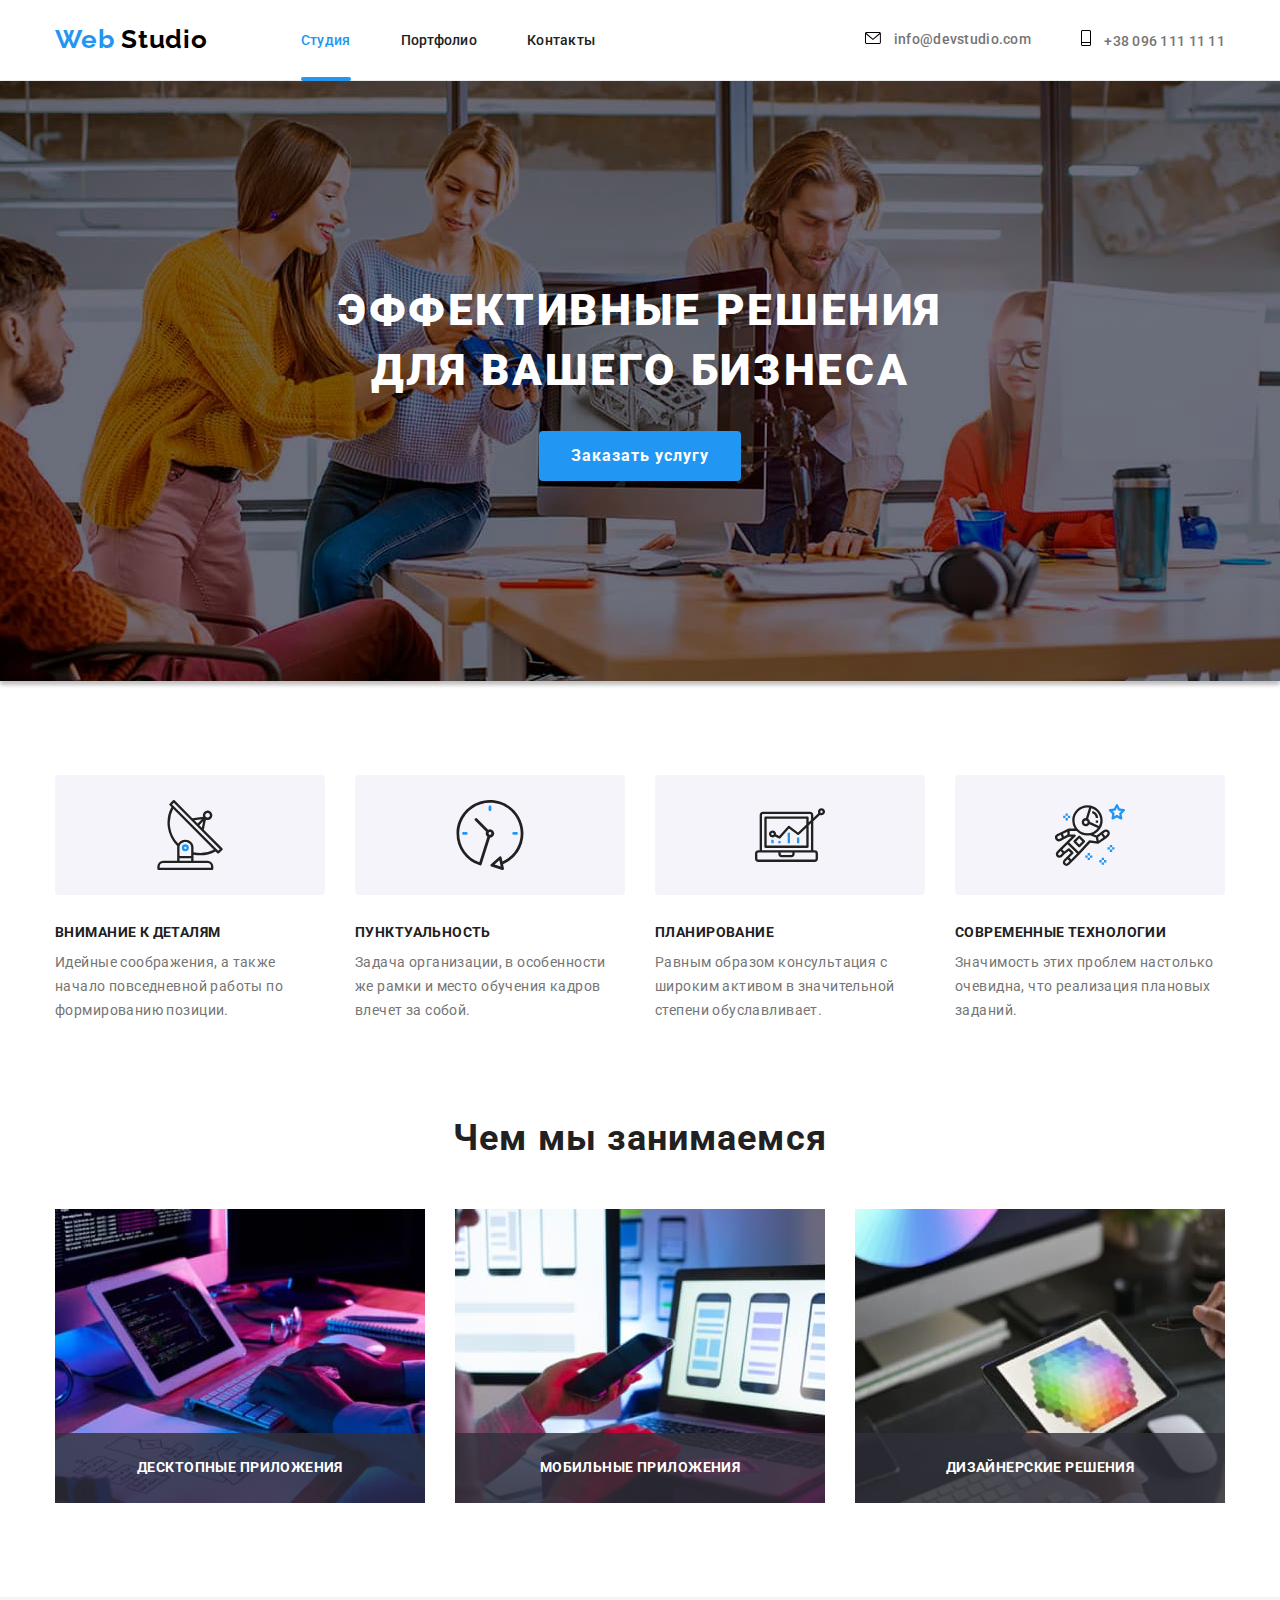
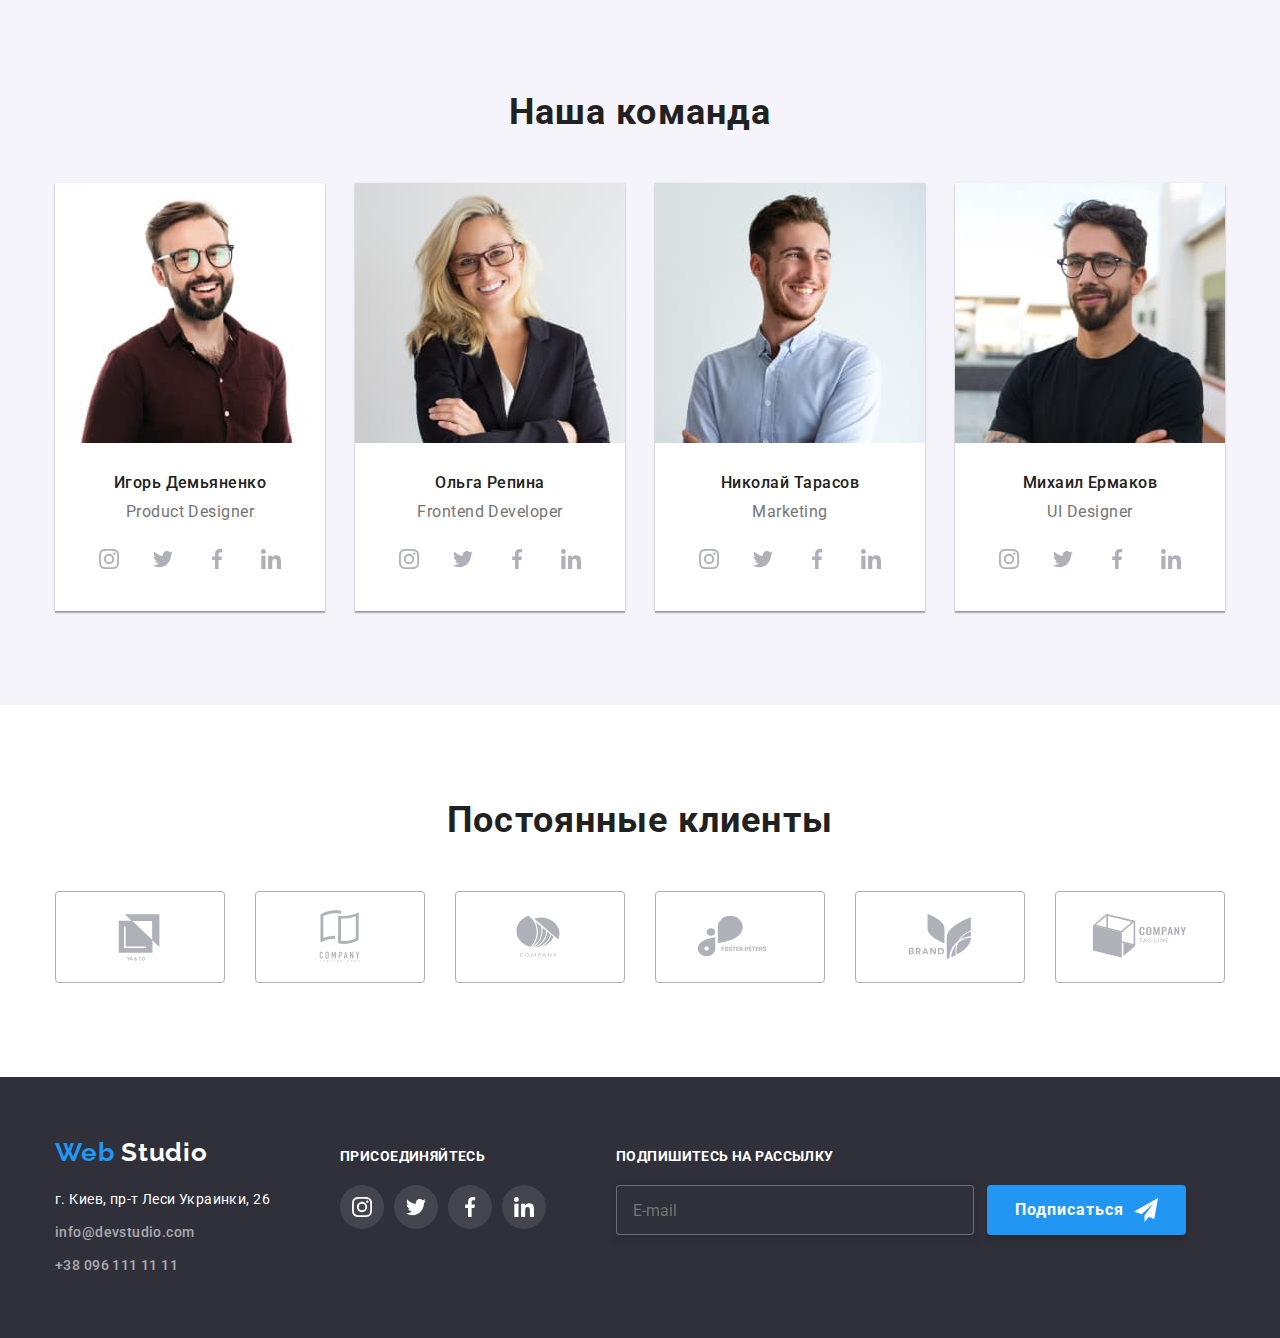
<file: index.html>
<!DOCTYPE html>
<html lang="ru">
	<head>
		<meta charset="UTF-8" />
		<meta http-equiv="X-UA-Compatible" content="IE=edge" />
		<meta name="viewport" content="width=device-width, initial-scale=1.0" />
		<title>WebStudio</title>
		<link rel="preconnect" href="https://fonts.googleapis.com" />
		<link rel="preconnect" href="https://fonts.gstatic.com" crossorigin />
		<link
			href="https://fonts.googleapis.com/css2?family=Raleway:wght@700&family=Roboto:wght@400;500;700;900&display=swap"
			rel="stylesheet"
		/>
		<link rel="stylesheet" href="./css/modern-normalize.css" />
		<link rel="stylesheet" href="./css/styles.css" />
	</head>

	<body>
		<!-- Шапка -->
		<header>
			<div class="container heder-container">
				<a href="/" class="logo">
					Web
					<span class="logo-span">Studio</span>
				</a>
				<nav>
					<ul class="site-nav list">
						<li class="site-list-item"><a href="" class="link current">Студия</a></li>
						<li class="site-list-item"><a href="./portfolio.html" class="link">Портфолио</a></li>
						<li class="site-list-item"><a href="" class="link">Контакты</a></li>
					</ul>
				</nav>
				<!-- КОНТАКТИ -->
				<ul class="auth-nav list">
					<li class="auth-list-item">
						<a class="link" href="mailto:info@devstudio.com">
							<svg class="icons header-icons" width="16" height="12">
								<use href="./images/symbol-defs.svg#icon-mail"></use>
							</svg>
							info@devstudio.com
						</a>
					</li>
					<li class="auth-list-item">
						<a class="link" href="tel:+380961111111">
							<svg class="icons header-icons" width="10" height="16">
								<use href="./images/symbol-defs.svg#icon-phone"></use>
							</svg>
							+38 096 111 11 11
						</a>
					</li>
				</ul>
			</div>
		</header>
		<main>
			<!-- Секція Hero -->
			<section class="section-hero">
				<div class="container hero">
					<h1 class="text-hero">Эффективные решения для вашего бизнеса</h1>
					<button type="button" class="button-one" data-modal-open>Заказать услугу</button>
				</div>
			</section>
			<!-- Секція Features-->
			<section class="section-features">
				<div class="container features">
					<h2 hidden>Особенности</h2>
					<ul class="features-list list">
						<li class="features-box">
							<div class="features-icons-box">
								<svg class="icons features-icons" width="70" height="70">
									<use href="./images/symbol-defs.svg#icon-antenna"></use>
								</svg>
							</div>
							<h3 class="features-title">Внимание к деталям</h3>
							<p class="features-text">
								Идейные соображения, а также начало повседневной работы по формированию позиции.
							</p>
						</li>
						<li class="features-box">
							<div class="features-icons-box">
								<svg class="icons features-icons" width="70" height="70">
									<use href="./images/symbol-defs.svg#icon-clock"></use>
								</svg>
							</div>
							<h3 class="features-title">Пунктуальность</h3>
							<p class="features-text">
								Задача организации, в особенности же рамки и место обучения кадров влечет за собой.
							</p>
						</li>
						<li class="features-box">
							<div class="features-icons-box">
								<svg class="icons features-icons" width="70" height="70">
									<use href="./images/symbol-defs.svg#icon-diagram"></use>
								</svg>
							</div>
							<h3 class="features-title">Планирование</h3>
							<p class="features-text">
								Равным образом консультация с широким активом в значительной степени обуславливает.
							</p>
						</li>
						<li class="features-box">
							<div class="features-icons-box">
								<svg class="icons features-icons" width="70" height="70">
									<use href="./images/symbol-defs.svg#icon-astronaut"></use>
								</svg>
							</div>
							<h3 class="features-title">Современные технологии</h3>
							<p class="features-text">Значимость этих проблем настолько очевидна, что реализация плановых заданий.</p>
						</li>
					</ul>
				</div>
			</section>
			<!-- Секція Examples of work !!!!! UL????-->
			<section class="section-work">
				<div class="container work">
					<h2 class="section-title">Чем мы занимаемся</h2>
					<div class="photo-work">
						<div class="photo-overlay">
							<img
								class="examples-photo"
								src="./images/images-2/img.jpg"
								alt="Процес набирання програмного коду на клавіатурі"
								width="370"
								height="294"
							/>
							<div class="examples-photo-overlay">
								<p class="examples-photo-text">Десктопные приложения</p>
							</div>
						</div>
						<div class="photo-overlay">
							<img
								src="./images/images-2/img-2.jpg"
								alt="Налаштування синхронізації пристроїв"
								width="370"
								height="294"
							/>
							<div class="examples-photo-overlay">
								<p class="examples-photo-text">Мобильные приложения</p>
							</div>
						</div>
						<div class="photo-overlay">
							<img
								src="./images/images-2/img-3.jpg"
								alt="На планшеті зображена кольорова палітра"
								width="370"
								height="294"
							/>
							<div class="examples-photo-overlay">
								<p class="examples-photo-text">Дизайнерские решения</p>
							</div>
						</div>
					</div>
				</div>
			</section>
			<!-- Секція Team -->
			<section class="section-team">
				<div class="container">
					<h2 class="section-title">Наша команда</h2>
					<ul class="team-list list">
						<li class="team-box">
							<img src="./images/images-2/img-4.jpg" alt="Игорь Демьяненко" width="270" height="260" />
							<div class="team">
								<h3 class="team-title">Игорь Демьяненко</h3>
								<p class="team-text">Product Designer</p>
								<ul class="social-media list">
									<li class="social-media-item">
										<a
											class="social-media-link link"
											href=""
											target="_blank"
											rel="noopener noreferrer"
											aria-label="instagram"
										>
											<svg class="social-media-icons" width="20" height="20">
												<use href="./images/symbol-defs.svg#icon-instagram"></use>
											</svg>
										</a>
									</li>
									<li class="social-media-item">
										<a
											class="social-media-link link"
											href=""
											target="_blank"
											rel="noopener noreferrer"
											aria-label="twitter"
										>
											<svg class="social-media-icons" width="20" height="20">
												<use href="./images/symbol-defs.svg#icon-twitter"></use>
											</svg>
										</a>
									</li>
									<li class="social-media-item">
										<a
											class="social-media-link link"
											href=""
											target="_blank"
											rel="noopener noreferrer"
											aria-label="facebook"
										>
											<svg class="social-media-icons" width="20" height="20">
												<use href="./images/symbol-defs.svg#icon-facebook"></use>
											</svg>
										</a>
									</li>
									<li class="social-media-item">
										<a
											class="social-media-link link"
											href=""
											target="_blank"
											rel="noopener noreferrer"
											aria-label="linkedin"
										>
											<svg class="social-media-icons" width="20" height="20">
												<use href="./images/symbol-defs.svg#icon-linkedin"></use>
											</svg>
										</a>
									</li>
								</ul>
							</div>
						</li>
						<li class="team-box">
							<img src="./images/images-2/img-5.jpg" alt="Ольга Репина" width="270" height="260" />
							<div class="team">
								<h3 class="team-title">Ольга Репина</h3>
								<p class="team-text">Frontend Developer</p>
								<ul class="social-media list">
									<li class="social-media-item">
										<a
											class="social-media-link link"
											href=""
											target="_blank"
											rel="noopener noreferrer"
											aria-label="instagram"
										>
											<svg class="social-media-icons" width="20" height="20">
												<use href="./images/symbol-defs.svg#icon-instagram"></use>
											</svg>
										</a>
									</li>
									<li class="social-media-item">
										<a
											class="social-media-link link"
											href=""
											target="_blank"
											rel="noopener noreferrer"
											aria-label="twitter"
										>
											<svg class="social-media-icons" width="20" height="20">
												<use href="./images/symbol-defs.svg#icon-twitter"></use>
											</svg>
										</a>
									</li>
									<li class="social-media-item">
										<a
											class="social-media-link link"
											href=""
											target="_blank"
											rel="noopener noreferrer"
											aria-label="facebook"
										>
											<svg class="social-media-icons" width="20" height="20">
												<use href="./images/symbol-defs.svg#icon-facebook"></use>
											</svg>
										</a>
									</li>
									<li class="social-media-item">
										<a
											class="social-media-link link"
											href=""
											target="_blank"
											rel="noopener noreferrer"
											aria-label="linkedin"
										>
											<svg class="social-media-icons" width="20" height="20">
												<use href="./images/symbol-defs.svg#icon-linkedin"></use>
											</svg>
										</a>
									</li>
								</ul>
							</div>
						</li>
						<li class="team-box">
							<img src="./images/images-2/img-6.jpg" alt="Николай Тарасов" width="270" height="260" />
							<div class="team">
								<h3 class="team-title">Николай Тарасов</h3>
								<p class="team-text">Marketing</p>
								<ul class="social-media list">
									<li class="social-media-item">
										<a
											class="social-media-link link"
											href=""
											target="_blank"
											rel="noopener noreferrer"
											aria-label="instagram"
										>
											<svg class="social-media-icons" width="20" height="20">
												<use href="./images/symbol-defs.svg#icon-instagram"></use>
											</svg>
										</a>
									</li>
									<li class="social-media-item">
										<a
											class="social-media-link link"
											href=""
											target="_blank"
											rel="noopener noreferrer"
											aria-label="twitter"
										>
											<svg class="social-media-icons" width="20" height="20">
												<use href="./images/symbol-defs.svg#icon-twitter"></use>
											</svg>
										</a>
									</li>
									<li class="social-media-item">
										<a
											class="social-media-link link"
											href=""
											target="_blank"
											rel="noopener noreferrer"
											aria-label="facebook"
										>
											<svg class="social-media-icons" width="20" height="20">
												<use href="./images/symbol-defs.svg#icon-facebook"></use>
											</svg>
										</a>
									</li>
									<li class="social-media-item">
										<a
											class="social-media-link link"
											href=""
											target="_blank"
											rel="noopener noreferrer"
											aria-label="linkedin"
										>
											<svg class="social-media-icons" width="20" height="20">
												<use href="./images/symbol-defs.svg#icon-linkedin"></use>
											</svg>
										</a>
									</li>
								</ul>
							</div>
						</li>
						<li class="team-box">
							<img src="./images/images-2/img-7.jpg" alt="Михаил Ермаков" width="270" height="260" />
							<div class="team">
								<h3 class="team-title">Михаил Ермаков</h3>
								<p class="team-text">UI Designer</p>
								<ul class="social-media list">
									<li class="social-media-item">
										<a
											class="social-media-link link"
											href=""
											target="_blank"
											rel="noopener noreferrer"
											aria-label="instagram"
										>
											<svg class="social-media-icons" width="20" height="20">
												<use href="./images/symbol-defs.svg#icon-instagram"></use>
											</svg>
										</a>
									</li>
									<li class="social-media-item">
										<a
											class="social-media-link link"
											href=""
											target="_blank"
											rel="noopener noreferrer"
											aria-label="twitter"
										>
											<svg class="social-media-icons" width="20" height="20">
												<use href="./images/symbol-defs.svg#icon-twitter"></use>
											</svg>
										</a>
									</li>
									<li class="social-media-item">
										<a
											class="social-media-link link"
											href=""
											target="_blank"
											rel="noopener noreferrer"
											aria-label="facebook"
										>
											<svg class="social-media-icons" width="20" height="20">
												<use href="./images/symbol-defs.svg#icon-facebook"></use>
											</svg>
										</a>
									</li>
									<li class="social-media-item">
										<a
											class="social-media-link link"
											href=""
											target="_blank"
											rel="noopener noreferrer"
											aria-label="linkedin"
										>
											<svg class="social-media-icons" width="20" height="20">
												<use href="./images/symbol-defs.svg#icon-linkedin"></use>
											</svg>
										</a>
									</li>
								</ul>
							</div>
						</li>
					</ul>
				</div>
			</section>
			<!-- Секція Customers -->
			<section class="customers-section">
				<div class="container">
					<h2 class="section-title">Постоянные клиенты</h2>
					<ul class="customers-list list">
						<li class="customers-item">
							<a class="customers-link link" href="" target="_blank" rel="noopener noreferrer" aria-label="logo">
								<svg class="customers-icon" width="106" height="60">
									<use href="./images/symbol-defs.svg#icon-logo"></use>
								</svg>
							</a>
						</li>
						<li class="customers-item">
							<a class="customers-link link" href="" target="_blank" rel="noopener noreferrer" aria-label="logo-1">
								<svg class="customers-icon icon" width="106" height="60">
									<use href="./images/symbol-defs.svg#icon-logo-1"></use>
								</svg>
							</a>
						</li>
						<li class="customers-item">
							<a class="customers-link link" href="" target="_blank" rel="noopener noreferrer" aria-label="logo-2">
								<svg class="customers-icon icon" width="106" height="60">
									<use href="./images/symbol-defs.svg#icon-logo-2"></use>
								</svg>
							</a>
						</li>
						<li class="customers-item">
							<a class="customers-link link" href="" target="_blank" rel="noopener noreferrer" aria-label="logo-3">
								<svg class="customers-icon icon" width="106" height="60">
									<use href="./images/symbol-defs.svg#icon-logo-3"></use>
								</svg>
							</a>
						</li>
						<li class="customers-item">
							<a class="customers-link link" href="" target="_blank" rel="noopener noreferrer" aria-label="logo-4">
								<svg class="customers-icon icon" width="106" height="60">
									<use href="./images/symbol-defs.svg#icon-logo-4"></use>
								</svg>
							</a>
						</li>
						<li class="customers-item">
							<a class="customers-link link" href="" target="_blank" rel="noopener noreferrer" aria-label="logo-5">
								<svg class="customers-icon icon" width="106" height="60">
									<use href="./images/symbol-defs.svg#icon-logo-5"></use>
								</svg>
							</a>
						</li>
					</ul>
				</div>
			</section>
		</main>
		<!-- Підвал -->
		<footer class="container-footer">
			<div class="container footer-box">
				<div class="foot-er">
					<a href="/" class="logo">
						Web
						<span class="logo-span white">Studio</span>
					</a>
					<address>
						<ul class="address list">
							<li class="adress-item">
								<a class="map" href="https://goo.gl/maps/igTRtK81h2negFAdA" target="_blank" rel="noopener noreferrer">
									г. Киев, пр-т Леси Украинки, 26
								</a>
							</li>
							<li class="adress-item">
								<a class="auth-nav footer" href="mailto:info@devstudio.com">info@devstudio.com</a>
							</li>
							<li class="adress-item">
								<a class="auth-nav footer" href="tel:+380961111111">+38 096 111 11 11</a>
							</li>
						</ul>
					</address>
				</div>
				<div class="call-footer foot-er">
					<strong class="action">присоединяйтесь</strong>
					<ul class="social-media list">
						<li class="social-media-item footer-social">
							<a
								class="social-media-link link"
								href=""
								target="_blank"
								rel="noopener noreferrer"
								aria-label="instagram"
							>
								<svg class="social-media-icons" width="20" height="20">
									<use href="./images/symbol-defs.svg#icon-instagram"></use>
								</svg>
							</a>
						</li>
						<li class="social-media-item footer-social">
							<a class="social-media-link link" href="" target="_blank" rel="noopener noreferrer" aria-label="twitter">
								<svg class="social-media-icons" width="20" height="20">
									<use href="./images/symbol-defs.svg#icon-twitter"></use>
								</svg>
							</a>
						</li>
						<li class="social-media-item footer-social">
							<a class="social-media-link link" href="" target="_blank" rel="noopener noreferrer" aria-label="facebook">
								<svg class="social-media-icons" width="20" height="20">
									<use href="./images/symbol-defs.svg#icon-facebook"></use>
								</svg>
							</a>
						</li>
						<li class="social-media-item footer-social">
							<a class="social-media-link link" href="" target="_blank" rel="noopener noreferrer" aria-label="linkedin">
								<svg class="social-media-icons" width="20" height="20">
									<use href="./images/symbol-defs.svg#icon-linkedin"></use>
									
								</svg>
							</a>
						</li>
					</ul>
				</div>
				<div class="call-footer">
					<strong class="action">Подпишитесь на рассылку</strong>
					<form class="sign-up" name="sign-up">
						<input class="input-sign" name="email" type="mail" placeholder="E-mail">
						<button class="button-one sign-btn" type="submit">
							Подписаться
							<svg class="icon-send" width="24" height="24">
								<use href="./images/symbol-defs.svg#icon-send"></use>
							</svg>
							</button>
					</form>
				</div>
			</div>
		</footer>

		<!-- Модальне вікно -->
		<div class="backdrop is-hidden" data-modal>
			<div class="modal">
				<button  type="button" class="modal-button" data-modal-close>
					<svg class="close-btn" width="11" height="11">
						<use href="./images/symbol-defs.svg#icon-close"></use>
					</svg>
				</button>
				<strong class="form-title">Оставьте свои данные, мы вам перезвоним</strong>
				<form name="form-register" class="form">
					<div class="form-field">
						<label class="form-label" for="user-name">Имя</label>
						<input type="text" name="name" class="form-input" id="user-name"/>
						<div class="form-icons-box">
							<svg class="form-icons" width="12" height="12">
								<use href="./images/form.svg#icon-form-name"></use>
							</svg>
						</div>
						
					</div>
					<div class="form-field">
						<label class="form-label" for="user-phone">Телефон</label>
						<input type="phone" name="phone" id="user-phone" class="form-input"/>
						<div class="form-icons-box">
							<svg class="form-icons" width="13" height="13">
								<use href="./images/form.svg#icon-form-phone"></use>
							</svg>
						</div>
						
						
					</div>
					<div class="form-field">
						<label class="form-label" for="user-email">Почта</label>
						<input type="email" name="email" class="form-input" id="user-email"/>
						<div class="form-icons-box">
							<svg class="form-icons" width="15" height="12">
								<use href="./images/form.svg#icon-form-mail"></use>
							</svg>
						</div>
					</div>
					<div class="form-field">
						<label class="form-label">
							Комментарий
							<textarea placeholder="Введите текст" rows="7"></textarea>
						</label>
					</div>
					<div class="check-field">
						<label class="checkbox-label">
							<input class="checkbox-input" type="checkbox" name="rools" value="" />
							<svg class="form-icons checkbox" width="16" height="15">
								<use class="action-none" href="./images/form.svg#icon-form-form"></use>
								<use class="action-ok" href="./images/form.svg#icon-form-ok"></use>
							</svg>
							Соглашаюсь с рассылкой и принимаю
							<a class="contract" href="">Условия договора</a>
						</label>
					</div>
		
					<button type="submit" class="button-one">Отправить</button>
				</form>
			</div>
		</div>

		<script src="./js/modal.js"></script>
	</body>
</html>
</file>
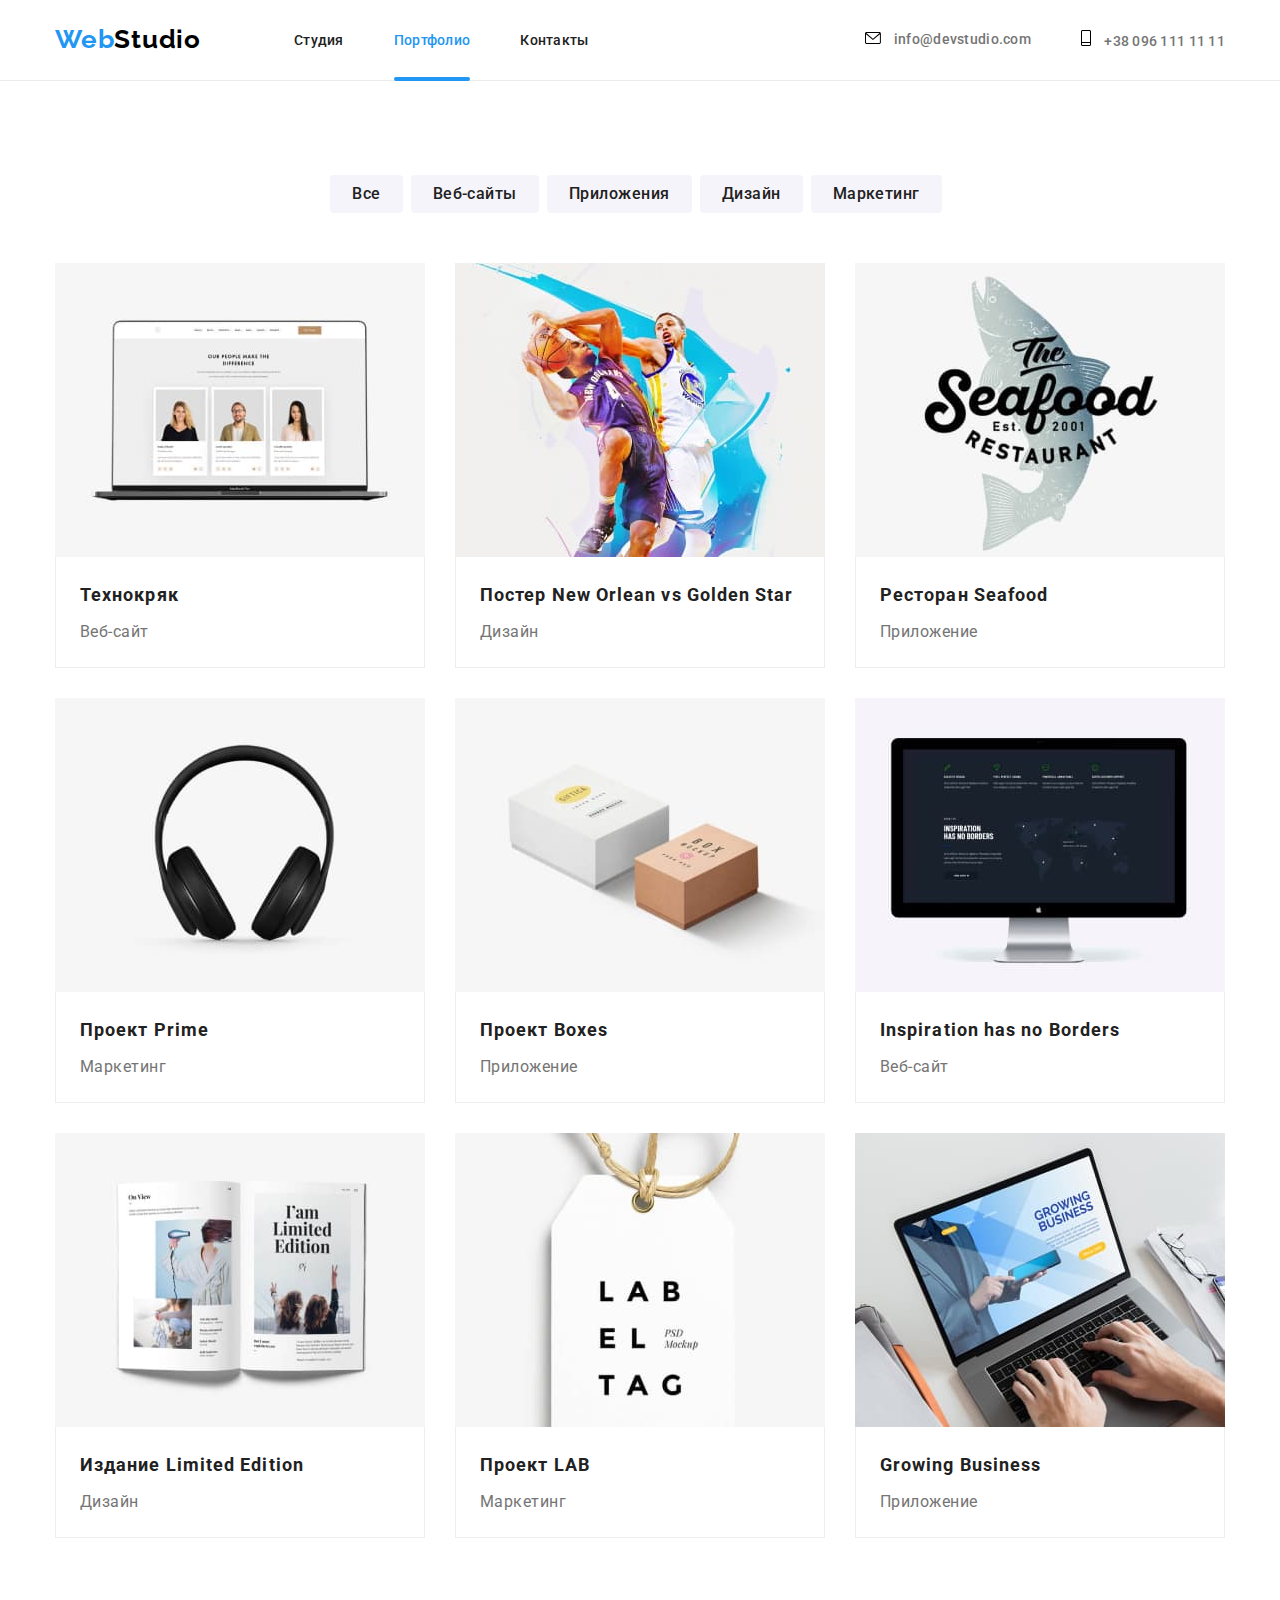
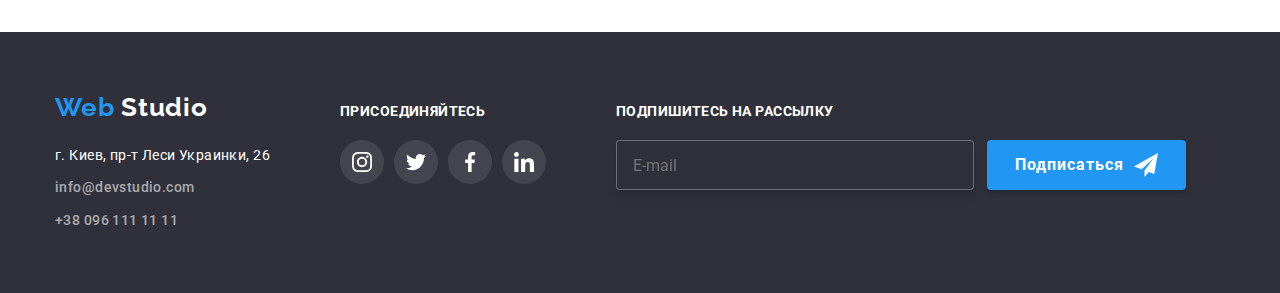
<file: portfolio.html>
<!DOCTYPE html>
<html lang="ru">
<head>
    <meta charset="UTF-8">
    <meta http-equiv="X-UA-Compatible" content="IE=edge">
    <meta name="viewport" content="width=device-width, initial-scale=1.0">
    <title>Potfolio</title>
    <link rel="preconnect" href="https://fonts.googleapis.com">
    <link rel="preconnect" href="https://fonts.gstatic.com" crossorigin>
    <link href="https://fonts.googleapis.com/css2?family=Raleway:wght@700&family=Roboto:wght@400;500;700;900&display=swap"
        rel="stylesheet">
    <link rel="stylesheet" href="./css/modern-normalize.css">
    <link rel="stylesheet" href="./css/styles.css">
</head>
<body>
    <!-- Шапка -->
    <header>
        <div class="container heder-container">
            <a href="/" class="logo">Web<span class="logo-span">Studio</span></a>
            <nav>
                <ul class="site-nav list">
                    <li class="site-list-item"><a href="./index.html" class="link">Студия</a></li>
                    <li class="site-list-item"><a href="./portfolio.html" class="link current">Портфолио</a></li>
                    <li class="site-list-item"><a href="" class="link">Контакты</a></li>
                </ul>
            </nav>
            <ul class="auth-nav list">
                <li class="auth-list-item">
                    <a class="link" href="mailto:info@devstudio.com">
                        <svg class="icons header-icons" width="16" height="12">
                            <use href="./images/symbol-defs.svg#icon-mail"></use>
                        </svg>
                        info@devstudio.com
                    </a>
                </li>
                <li class="auth-list-item">
                    <a class="link" href="tel:+380961111111">
                        <svg class="icons header-icons" width="10" height="16">
                            <use href="./images/symbol-defs.svg#icon-phone"></use>
                        </svg>
                        +38 096 111 11 11
                    </a>
                </li>
            </ul>
        </div>
    </header>
    <!-- Портфоліо -->
    <main>
        <section class="portfolio-section">
            <div class="container portfolio-box">
                <h1 hidden>
                    Портфолио
                </h1>
                <!-- Фільтри -->
                <ul class="filters list">
                    <li class="filter-item"><button type="button" class="buttons-filter">Все</button></li>
                    <li class="filter-item"><button type="button" class="buttons-filter">Веб-сайты</button></li>
                    <li class="filter-item"><button type="button" class="buttons-filter">Приложения</button></li>
                    <li class="filter-item"><button type="button" class="buttons-filter">Дизайн</button></li>
                    <li class="filter-item"><button type="button" class="buttons-filter">Маркетинг</button></li>
                </ul>
                <!-- Приклади робіт -->
                <ul class="portfolio list">
                    <li class="portfolio-list">
                        <div class="port-thumb">
                            <img src="./images/portfolio/img-1.jpg" alt="Страница сайта на компьютере" width="370" height="294">
                           <div class="port-overlay">
                            <p class="overlay-text">Ресурс предлагает комплексные предложения с разным уровнем функционала и сервисов. Все это позволит посетителю получить
                            исчерпывающие сведения о компании или частном лице.</p>
                           </div>
                        </div>
                        <div class="port-text-box">
                            <h2 class="portfolio-title">Технокряк</h2>
                            <p class="portfolio-text">Веб-сайт</p>
                        </div>
                        
                    </li>
                    <li class="portfolio-list">
                      <div class="port-thumb">
                        <img src="./images/portfolio/img-2.jpg" alt="Два баскетболиста сражаются за мяч" width="370" height="294">
                        <div class="port-overlay">
                            <p class="overlay-text">Ресурс предлагает комплексные предложения с разным уровнем функционала и сервисов. Все это
                            позволит посетителю получить исчерпывающие сведения о компании или частном лице.</p>
                        </div>
                      </div>
                        <div class="port-text-box">
                            <h2 class="portfolio-title">Постер New Orlean vs Golden Star</h2>
                            <p class="portfolio-text">Дизайн</p>
                        </div>
                        
                    </li>
                    <li class="portfolio-list">
                        <div class="port-thumb">
                            <img src="./images/portfolio/img-3.jpg" alt="Емблема ресторана Seafood" width="370" height="294">
                            <div class="port-overlay">
                                <p class="overlay-text">Ресурс предлагает комплексные предложения с разным уровнем функционала и сервисов. Все это
                                    позволит посетителю получить исчерпывающие сведения о компании или частном лице.</p>
                            </div>
                        </div>
                        <div class="port-text-box">
                            <h2 class="portfolio-title">Ресторан Seafood</h2>
                            <p class="portfolio-text">Приложение</p>
                        </div>
                    </li>
                    <li class="portfolio-list">
                        <div class="port-thumb">
                            <img src="./images/portfolio/img-4.jpg" alt="Наушники" width="370" height="294">
                            <div class="port-overlay">
                                <p class="overlay-text">Ресурс предлагает комплексные предложения с разным уровнем функционала и сервисов. Все это
                                    позволит посетителю получить исчерпывающие сведения о компании или частном лице.</p>
                            </div>
                        </div>
                        <div class="port-text-box">
                            <h2 class="portfolio-title">Проект Prime</h2>
                            <p class="portfolio-text">Маркетинг</p>
                        </div>
                    </li>
                    <li class="portfolio-list">
                       <div class="port-thumb">
                            <img src="./images/portfolio/img-5.jpg" alt="Две коробки настольной инры" width="370" height="294">
                            <div class="port-overlay">
                                <p class="overlay-text">Ресурс предлагает комплексные предложения с разным уровнем функционала и сервисов. Все это
                                позволит посетителю получить исчерпывающие сведения о компании или частном лице.</p>
                            </div>
                       </div>
                        <div class="port-text-box">
                            <h2 class="portfolio-title">Проект Boxes</h2>
                            <p class="portfolio-text">Приложение</p>
                        </div>
                    </li>
                    <li class="portfolio-list">
                        <div class="port-thumb">
                            <img src="./images/portfolio/img-6.jpg" alt="Монитор компьютера с главной страницой сайта" width="370" height="294">
                            <div class="port-overlay">
                                <p class="overlay-text">Ресурс предлагает комплексные предложения с разным уровнем функционала и сервисов. Все это
                                позволит посетителю получить исчерпывающие сведения о компании или частном лице.</p>
                            </div>
                        </div>
                        <div class="port-text-box">
                            <h2 class="portfolio-title">Inspiration has no Borders</h2>
                            <p class="portfolio-text">Веб-сайт</p>
                        </div>
                    </li>
                    <li class="portfolio-list">
                       <div class="port-thumb">
                            <img src="./images/portfolio/img-7.jpg" alt="Страница журнала" width="370" height="294">
                            <div class="port-overlay">
                                <p class="overlay-text">Ресурс предлагает комплексные предложения с разным уровнем функционала и сервисов. Все это
                                позволит посетителю получить исчерпывающие сведения о компании или частном лице.</p>
                            </div>
                       </div>
                        <div class="port-text-box">
                            <h2 class="portfolio-title">Издание Limited Edition</h2>
                            <p class="portfolio-text">Дизайн</p>
                        </div>
                    </li>
                    <li class="portfolio-list">
                       <div class="port-thumb">
                            <img src="./images/portfolio/img-8.jpg" alt="Бирка" width="370" height="294">
                            <div class="port-overlay">
                                <p class="overlay-text">Ресурс предлагает комплексные предложения с разным уровнем функционала и сервисов. Все это
                                 позволит посетителю получить исчерпывающие сведения о компании или частном лице.</p>
                            </div>
                       </div>
                        <div class="port-text-box">
                            <h2 class="portfolio-title">Проект LAB</h2>
                            <p class="portfolio-text">Маркетинг</p>
                        </div>
                    </li>
                    <li class="portfolio-list">
                        <div class="port-thumb">
                            <img src="./images/portfolio/img-9.jpg" alt="Ноутбук с главной страницой сайта" width="370" height="294">
                            <div class="port-overlay">
                                <p class="overlay-text">Ресурс предлагает комплексные предложения с разным уровнем функционала и сервисов. Все это
                                 позволит посетителю получить исчерпывающие сведения о компании или частном лице.</p>
                            </div>
                        </div>
                        <div class="port-text-box">
                            <h2 class="portfolio-title">Growing Business</h2>
                            <p class="portfolio-text">Приложение</p>
                        </div>
                    </li>
                </ul>
            </div>
        </section>
    </main>
    <!-- Підвал -->
        <footer class="container-footer">
            <div class="container footer-box">
                <div class="foot-er">
                    <a href="/" class="logo">
                        Web
                        <span class="logo-span white">Studio</span>
                    </a>
                    <address>
                        <ul class="address list">
                            <li class="adress-item">
                                <a class="map" href="https://goo.gl/maps/igTRtK81h2negFAdA" target="_blank"
                                    rel="noopener noreferrer">
                                    г. Киев, пр-т Леси Украинки, 26
                                </a>
                            </li>
                            <li class="adress-item">
                                <a class="auth-nav footer" href="mailto:info@devstudio.com">info@devstudio.com</a>
                            </li>
                            <li class="adress-item">
                                <a class="auth-nav footer" href="tel:+380961111111">+38 096 111 11 11</a>
                            </li>
                        </ul>
                    </address>
                </div>
                <div class="call-footer foot-er">
                    <strong class="action">присоединяйтесь</strong>
                    <ul class="social-media list">
                        <li class="social-media-item footer-social">
                            <a class="social-media-link link" href="" target="_blank" rel="noopener noreferrer"
                                aria-label="instagram">
                                <svg class="social-media-icons" width="20" height="20">
                                    <use href="./images/symbol-defs.svg#icon-instagram"></use>
                                </svg>
                            </a>
                        </li>
                        <li class="social-media-item footer-social">
                            <a class="social-media-link link" href="" target="_blank" rel="noopener noreferrer"
                                aria-label="twitter">
                                <svg class="social-media-icons" width="20" height="20">
                                    <use href="./images/symbol-defs.svg#icon-twitter"></use>
                                </svg>
                            </a>
                        </li>
                        <li class="social-media-item footer-social">
                            <a class="social-media-link link" href="" target="_blank" rel="noopener noreferrer"
                                aria-label="facebook">
                                <svg class="social-media-icons" width="20" height="20">
                                    <use href="./images/symbol-defs.svg#icon-facebook"></use>
                                </svg>
                            </a>
                        </li>
                        <li class="social-media-item footer-social">
                            <a class="social-media-link link" href="" target="_blank" rel="noopener noreferrer"
                                aria-label="linkedin">
                                <svg class="social-media-icons" width="20" height="20">
                                    <use href="./images/symbol-defs.svg#icon-linkedin"></use>
                                </svg>
                            </a>
                        </li>
                    </ul>
                </div>
                <div class="call-footer">
                    <strong class="action">Подпишитесь на рассылку</strong>
                    <form class="sign-up" name="sign-up">
                        <input class="input-sign" name="email" type="mail" placeholder="E-mail">
                        <button class="button-one sign-btn" type="submit">
                            Подписаться
                            <svg class="icon-send" width="24" height="24">
                                <use href="./images/symbol-defs.svg#icon-send"></use>
                            </svg>
                        </button>
                    </form>
                </div>
            </div>
        </footer>
</body>
</html>
</file>
<file: css/styles.css>
body {
	font-family: Roboto, sans-serif;
	color: #757575;
}

h1,
h2,
h3,
h4,
p {
	margin: 0;
}

img {
	display: block;
	max-width: 100%;
	height: auto;
}

.container {
	width: 1200px;
	padding-left: 15px;
	padding-right: 15px;
	margin-left: auto;
	margin-right: auto;
}

.list {
	list-style: none;
	margin: 0;
	padding: 0;
}

/* HEADER */
header {
	border-bottom: 1px solid rgba(236, 236, 236, 1);
}

.heder-container {
	display: flex;
	flex-direction: row;
	align-items: center;
	height: 80px;
}

.logo {
	font-family: "Raleway";
	font-style: normal;
	font-weight: 700;
	font-size: 26px;
	line-height: 1.2;
	letter-spacing: 0.03em;
	text-decoration: none;
	color: #2196f3;
	margin-right: 93px;
}

.logo-span {
	color: #000;
}

.logo-span.white {
	color: #ffffff;
}

.site-nav,
.auth-nav {
	display: flex;

}
	
.site-list-item:not(:last-child) {
	margin-right: 50px;
}

.site-nav .link {
	font-style: normal;
	font-weight: 500;
	font-size: 14px;
	line-height: 1.14;
	letter-spacing: 0.02em;
	text-decoration: none;
	color: #212121;
	transition: color 250ms cubic-bezier(0.4, 0, 0.2, 1);
}

.site-nav .link:hover,
.site-nav .link:focus {
	color: #2196f3;
}

.site-nav .link.current {
	position: relative;
	color: #2196f3;
}
.site-nav .link.current::after {
	content: "";
	position: absolute;
	left: 0;
	bottom: 0;
	width: 100%;
	height: 4px;
	border-radius: 2px;
	background-color: #2196f3;
	margin-bottom: -33px;
}
.auth-nav {
	margin-left: auto;
}

.auth-list-item:not(:first-child) {
	margin-left: 50px;
}

.auth-nav .link {
	font-style: normal;
	font-weight: 500;
	font-size: 14px;
	line-height: 1.14;
	letter-spacing: 0.02em;
	text-decoration: none;
	color: #757575;
	transition: color 250ms cubic-bezier(0.4, 0, 0.2, 1);
}

.auth-nav .link:hover,
.auth-nav .link:focus,
.header-icons:hover,
.header-icons:focus {
	color: #2196f3;
	fill: #2196f3;
}

.header-icons {
	margin-right: 10px;
	transition: fill 250ms cubic-bezier(0.4, 0, 0.2, 1);
}

/* HERO */
.section-hero {
	background-color: rgba(47, 48, 58, 1);
	background-image: linear-gradient(to right, rgba(0, 0, 0, 0.2), rgba(0, 0, 0, 0.2)),
		url(../images/images-2/img1-bgd.jpg);
	background-size: cover;
	background-position: center;
	background-repeat: no-repeat;
	max-width: 1600px;
	box-shadow: 0px 4px 4px 0px rgba(0, 0, 0, 0.25);
	padding-top: 200px;
	padding-bottom: 200px;
	margin-left: auto;
	margin-right: auto;
}

.text-hero {
	width: 696px;
	height: 120px;
	left: 452px;
	top: 280px;
	font-style: normal;
	font-weight: 900;
	font-size: 44px;
	line-height: 1.36;
	text-align: center;
	letter-spacing: 0.06em;
	text-transform: uppercase;
	color: rgba(255, 255, 255, 1);
	margin-left: auto;
	margin-right: auto;
	margin-bottom: 30px;
}

.button-one {
	font-family: inherit;
	font-style: normal;
	font-weight: 700;
	font-size: 16px;
	line-height: 1.88;
	border: transparent;
	display: block;
	text-align: center;
	letter-spacing: 0.06em;
	color: #ffffff;
	background-color: #2196f3;
	cursor: pointer;
	border-radius: 4px;
	padding: 10px 32px;
	margin-left: auto;
	margin-right: auto;
}
/* Модальне вікно */
.backdrop {
	position: fixed;
	top: 0;
	left: 0;
	width: 100%;
	height: 100%;
	background-color: rgba(0, 0, 0, 0.2);
	opacity: 1;
	transition: opacity 250ms cubic-bezier(0.4, 0, 0.2, 1);
}
.backdrop.is-hidden {
	opacity: 0;
	pointer-events: none;
}
.backdrop.is-hidden .modal {
	transform: translate(-50%, -50%) scale(0.7);
}
.modal {
	position: absolute;
	top: 50%;
	left: 50%;
	transform: translate(-50%, -50%) scale(1);
	min-width: 528px;
	min-height: 581px;
	background-color: #fff;
	box-shadow: 0px 1px 3px rgba(0, 0, 0, 0.12), 0px 1px 1px rgba(0, 0, 0, 0.14), 0px 2px 1px rgba(0, 0, 0, 0.2);
	border-radius: 4px;
	transition: transform 250ms cubic-bezier(0.4, 0, 0.2, 1);
}
.modal-button {
	position: absolute;
	top: 8px;
	right: 8px;
	width: 30px;
	height: 30px;
	padding: 0;
	display: flex;
	align-content: center;
	justify-content: center;
	align-items: center;
	border-radius: 50%;
	border-color: rgba(0, 0, 0, 0.1);
	background-color: #fff;
	cursor: pointer;
}
.close-btn {
	transition: fill 250ms cubic-bezier(0.4, 0, 0.2, 1);
}
.modal-button:hover > .close-btn,
.modal-button:focus > .close-btn {
	fill: #2196f3;
}
.form-title {
	display: block;
	font-family: inherit;
	font-weight: 700;
	font-size: 20px;
	line-height: 1.15;
	text-align: center;
	letter-spacing: 0.03em;
	color: #212121;
	margin-top: 40px;
	margin-bottom: 12px;
}
.form {
	width: 448px;
	margin-left: auto;
	margin-right: auto;
}
.form-field {
	display: flex;
	flex-direction: column;
	position: relative;
	
}
.form-field:nth-child(-n+3) {
	margin-bottom: 10px;
}
.form-label {
	font-family: inherit;
	font-weight: 400;
	font-size: 12px;
	line-height: 1.17;
	letter-spacing: 0.01em;
	text-align: left;
	color: #757575;
}
.form-input {
	height: 40px;
	margin-top: 4px;
	border: 1px solid rgba(33, 33, 33, 0.2);
	border-radius: 4px;
	padding: 12px 42px;
	transition: border 250ms cubic-bezier(0.4, 0, 0.2, 1);
}

.form-icons-box {
	position: absolute;
	top: 50%;
	left: 12px;
	width: 18px;
	height: 18px;
	display: flex;
	align-content: center;
	justify-content: center;
	align-items: center;
	transition: fill 250ms cubic-bezier(0.4, 0, 0.2, 1);
}
.form-field:hover>.form-input,
.form-field:focus>.form-input {
	border: 1px solid #2196F3;
}

.form-field:hover>.form-icons-box,
.form-field:focus>.form-icons-box {
	fill: #2196F3;
}

textarea {
	width: 100%;
	resize: none;
	margin-top: 4px;
	border: 1px solid rgba(33, 33, 33, 0.2);
	border-radius: 4px;
	padding: 12px 16px;
	transition: border 250ms cubic-bezier(0.4, 0, 0.2, 1);
	
}
textarea::placeholder {
	color: rgba(117, 117, 117, 0.5);
}
.form-field:hover textarea,
.form-field:focus textarea {
	border: 1px solid #2196F3;
}
.check-field {
	position: relative;
	display: flex;
	justify-content: center;
	margin-top: 20px;
	padding-left: 24px;
}
.checkbox-label {

	font-family: inherit;
	font-weight: 400;
	font-size: 14px;
	line-height: 1.71;
	letter-spacing: 0.03em;
	color: #757575;
}
.checkbox-input {
	-webkit-appearance: none;
	-moz-appearance: none;
	appearance: none;

	position: absolute; 
	
}
.checkbox {
	display: block;
	position: absolute;
	margin-left: -24px;
	top: 50%;
	transform: translateY(-50%);
	
	
}
.action-none {
	transition: opacity 250ms cubic-bezier(0.4, 0, 0.2, 1);
}
.action-ok {
	opacity: 0;
	transition: opacity 250ms cubic-bezier(0.4, 0, 0.2, 1);
}

.checkbox-input:checked ~ .checkbox {
	background-color: #2196F3;
	background-size: contain;
	border-radius: 2px;
}
.checkbox-input:checked ~ .checkbox .action-none {
	opacity: 0;
}
.checkbox-input:checked ~ .checkbox .action-ok {
	opacity: 1;
}
.contract {
	color: #2196f3;
}
form>button {
	box-shadow: 0px 4px 4px 0px rgba(0, 0, 0, 0.15);
	margin-top: 30px;
	margin-bottom: 40px;
}


/* Features */
.section-features {
	padding-top: 94px;
	padding-bottom: 94px;
}

.features-list {
	width: 1170px;
	display: flex;
	justify-content: space-between;
}

.features-list:not(:last-child) {
	margin-right: 30px;
}

.features-box {
	width: 270px;
}

.features-icons-box {
	display: flex;
	justify-content: center;
	align-items: center;
	width: 270px;
	height: 120px;
	margin-bottom: 30px;
	background-color: #f5f4fa;
	border-radius: 4px;
}

.features-title {
	font-style: normal;
	font-weight: 700;
	font-size: 14px;
	line-height: 1.14;
	letter-spacing: 0.03em;
	text-transform: uppercase;
	color: #212121;
	margin-bottom: 10px;
}

.features-text {
	font-size: 14px;
	margin: 0;
	line-height: 1.71;
	letter-spacing: 0.03em;
}

/* EXAMPLES WORK */
.section-work {
	padding-bottom: 94px;
}

.section-title {
	font-style: normal;
	font-weight: 700;
	font-size: 36px;
	line-height: 1.17;
	text-align: center;
	letter-spacing: 0.03em;
	color: #212121;
	margin-bottom: 50px;
}

.photo-work {
	display: flex;
	justify-content: space-between;
}

.photo-work:not(:last-child) {
	margin-right: 30px;
}
.photo-overlay {
	position: relative;
}
.examples-photo-overlay {
	position: absolute;
	left: 0;
	bottom: 0;
	width: 100%;
	background-color: rgba(47, 48, 58, 0.8);
}
.examples-photo-text {
	font-family: inherit;
	font-size: 14px;
	font-weight: 700;
	line-height: 1.14;
	letter-spacing: 0.03em;
	text-align: center;
	text-transform: uppercase;
	color: #FFFFFF;
	padding-top: 27px;
	padding-bottom: 27px;
}
	
/* TEAM */
.section-team {
	background-color: #f5f4fa;
	padding-top: 94px;
	padding-bottom: 94px;
}

.team-list {
	display: flex;
	justify-content: space-between;
}

.team-list:not(:last-child) {
	margin-right: 30px;
}

.team-box {
	background-color: #ffffff;
	box-shadow: 0px 2px 1px 0px rgba(0, 0, 0, 0.2), 0px 1px 1px 0px rgba(0, 0, 0, 0.14),
		0px 1px 3px 0px rgba(0, 0, 0, 0.12);
}

.team {
	padding-top: 30px;
	padding-bottom: 30px;
}

.team-title {
	font-style: normal;
	font-weight: 500;
	font-size: 16px;
	line-height: 1.19;
	text-align: center;
	letter-spacing: 0.03em;
	color: #212121;
	padding-bottom: 10px;
}

.team-text {
	font-size: 16px;
	margin: 0%;
	line-height: 1.19;
	text-align: center;
	letter-spacing: 0.03em;
	margin-bottom: 16px;
}

.social-media {
	display: flex;
	justify-content: center;
}

.social-media-item:not(:last-child) {
	margin-right: 10px;
}

.social-media-link {
	display: flex;
	align-items: center;
	justify-content: center;
	background-color: #ffffff;
	color: #afb1b8;
	border-radius: 50%;
	width: 44px;
	height: 44px;
	transition: color 250ms cubic-bezier(0.4, 0, 0.2, 1), background-color 250ms cubic-bezier(0.4, 0, 0.2, 1);
}

.footer-social .social-media-link {
	color: #ffffff;
	background-color: rgba(255, 255, 255, 0.1);
}

.social-media-link:hover,
.social-media-link:focus {
	color: #ffffff;
	background-color: #2196f3;
}

.social-media-icons {
	fill: currentColor;
}

/* Customers */
.customers-section {
	padding-top: 94px;
	padding-bottom: 94px;
}

.customers-list {
	display: flex;
	justify-content: space-between;
}

.customers-item:not(:last-child) {
	margin-right: 30px;
}

.customers-link {
	display: flex;
	align-items: center;
	justify-content: center;
	background-color: #ffffff;
	color: #afb1b8;
	border-radius: 4px;
	border: 1px solid #afb1b8;
	width: 170px;
	height: 92px;
	transition: color 250ms cubic-bezier(0.4, 0, 0.2, 1), border 250ms cubic-bezier(0.4, 0, 0.2, 1);
}

.customers-link:hover,
.customers-link:focus {
	color: #2196f3;
	border: 1px solid #2196f3;
}

.customers-icon {
	fill: currentColor;
}

/* Підвал */
.container-footer {
	background-color: #2f303a;
	padding-top: 60px;
	padding-bottom: 60px;
}

.footer-box {
	display: flex;
	flex-wrap: wrap;
	align-items: baseline;
}

.foot-er {
	margin-right: 70px;
}

.foot-er > .logo {
	margin-right: 0;
}

.map {
	font-style: normal;
	font-size: 14px;
	line-height: 1.71;
	letter-spacing: 0.03em;
	text-decoration: none;
	color: #ffffff;
	transition: color 250ms cubic-bezier(0.4, 0, 0.2, 1);
}

.address {
	margin-top: 20px;
}

.adress-item:not(:last-child) {
	margin-bottom: 9px;
}

.address .auth-nav {
	font-style: normal;
	font-weight: 500;
	font-size: 14px;
	line-height: 1.1;
	letter-spacing: 0.02em;
	text-decoration: none;
	color: #757575;
	transition: color 250ms cubic-bezier(0.4, 0, 0.2, 1);
}

.address .auth-nav:hover,
.address .auth-nav:focus {
	color: #2196f3;
}

.address .map:hover,
.address .map:focus {
	color: #2196f3;
}

.call-footer {
	display: flex;
	flex-direction: column;
	align-items: flex-start;
}

.action {
	font-family: inherit;
	font-style: normal;
	font-weight: 700;
	font-size: 14px;
	line-height: 1.14;
	letter-spacing: 0.03em;
	text-transform: uppercase;
	color: #ffffff;
	margin-bottom: 20px;
}

.footer-social {
	display: flex;
	justify-content: space-between;
	align-items: center;
}
.sign-up {
	position: relative;
}
.input-sign {
	width: 358px;
	height: 50px;
	border: 1px solid rgba(255, 255, 255, 0.3);
	filter: drop-shadow(0px 4px 4px rgba(0, 0, 0, 0.15));
	border-radius: 4px;
	padding: 15px 16px;
	color: rgba(255, 255, 255, 0.6);
	background-color: #2F303A;
	transition: border 250ms cubic-bezier(0.4, 0, 0.2, 1);
}
.input-sign:hover,
.input-sign:focus {
	border: 1px solid #2196F3;
}
.sign-up .button-one.sign-btn {
	position: absolute;
	right: -212px;
	bottom: 0;
	margin: 0;
	display: flex;
	align-items: center;
	padding: 10px 28px;
}
.icon-send {
	margin-left: 10px;

}
/* Portfolio */
.filters .buttons-filter {
	font-family: inherit;
	font-style: normal;
	font-weight: 500;
	font-size: 16px;
	line-height: 1.63;
	text-align: center;
	letter-spacing: 0.03em;
	color: #212121;
	background-color: #f5f4fa;
	border: transparent;
	cursor: pointer;
	border-radius: 4px;
	padding: 6px 22px;
	transition: background-color 250ms cubic-bezier(0.4, 0, 0.2, 1), color 250ms cubic-bezier(0.4, 0, 0.2, 1);
}

.filters .buttons-filter:hover,
.filters .buttons-filter:focus {
	color: #ffffff;
	background-color: #2196f3;
	border: transparent;
}

/* Main */

.portfolio-section {
	padding-top: 94px;
	padding-bottom: 94px;
}

.filters {
	display: flex;
	justify-content: center;
	margin-bottom: 50px;
}

.filter-item {
	margin-right: 8px;
}

.portfolio {
	display: flex;
	flex-wrap: wrap;
	gap: 30px;
}

.portfolio-list {
	flex-basis: cals((100%-60px)/3);
}
.port-thumb {
	position: relative;
	overflow: hidden;
}
.port-overlay  {
	position: absolute;
	top: 0;
	left: 0;
	width: 100%;
	height: 100%;
	background-color: rgba(33, 150, 243, 0.9);
	transform: translateY(100%);
	transition: transform 250ms cubic-bezier(0.4, 0, 0.2, 1);
}
.portfolio-list:hover .port-overlay {
	transform: translateY(0);
}

.overlay-text {
	position: absolute;
	top: 0;
	left: 0;
	font-family: inherit;
	font-size: 18px;
	line-height: 1.56;
	color: #fff;
	letter-spacing: 0.03em;
	padding: 63px 24px;
}

.port-text-box {
	padding: 20px 24px;
	border-bottom: 1px solid rgba(238, 238, 238, 1);
	border-left: 1px solid rgba(238, 238, 238, 1);
	border-right: 1px solid rgba(238, 238, 238, 1);
}

.portfolio-title {
	font-style: normal;
	font-weight: 700;
	font-size: 18px;
	line-height: 2;
	letter-spacing: 0.06em;
	color: #212121;
	margin-bottom: 4px;
}

.portfolio-text {
	font-size: 16px;
	margin: 0;
	line-height: 1.88;
	letter-spacing: 0.03em;
	color: #757575;
}

.portfolio-list:hover {
	box-shadow: 1px 4px 6px 0px rgba(0, 0, 0, 0.16), 0px 4px 4px 0px rgba(0, 0, 0, 0.06), 0px 1px 1px 0px rgba(0, 0, 0, 0.12);
}

.auth-nav.footer {
	font-style: normal;
	font-size: 14px;
	line-height: 1.71;
	letter-spacing: 0.03em;
	text-decoration: none;
	color: rgba(255, 255, 255, 0.6);
}
</file>
